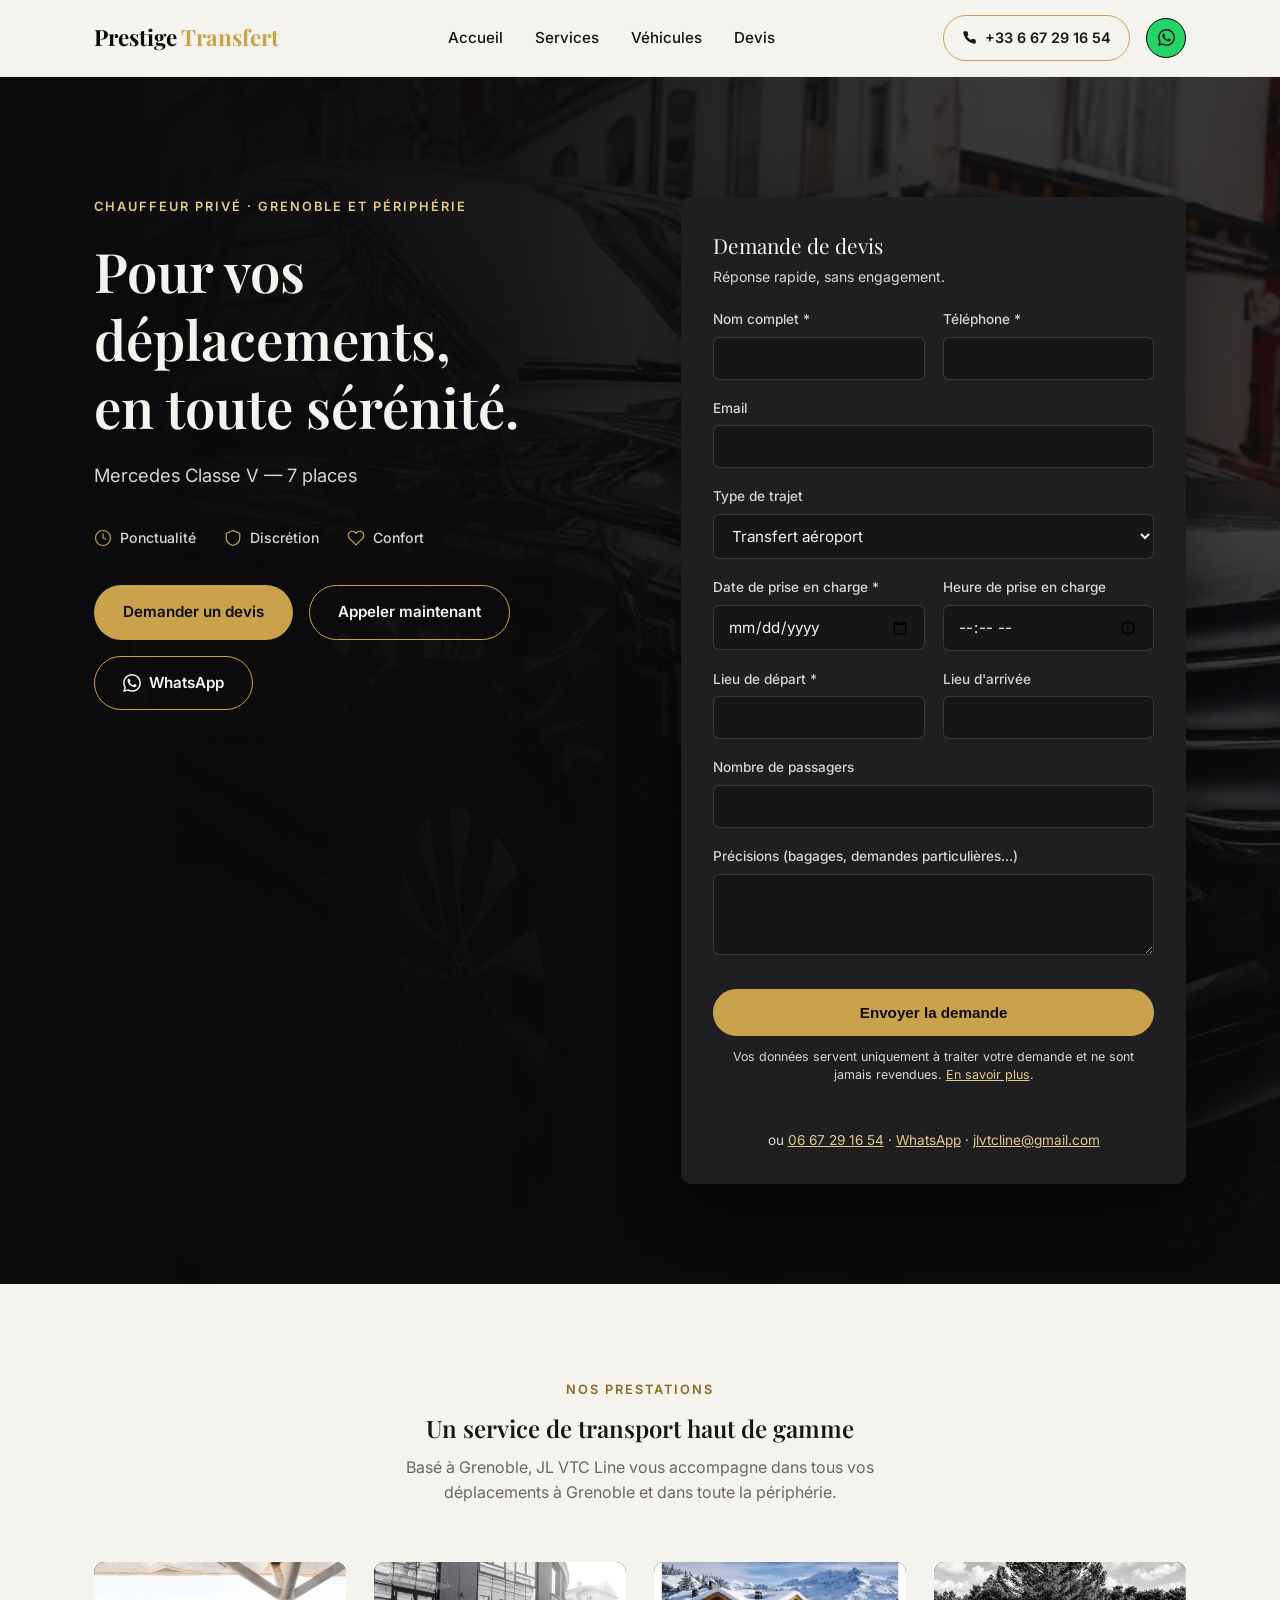
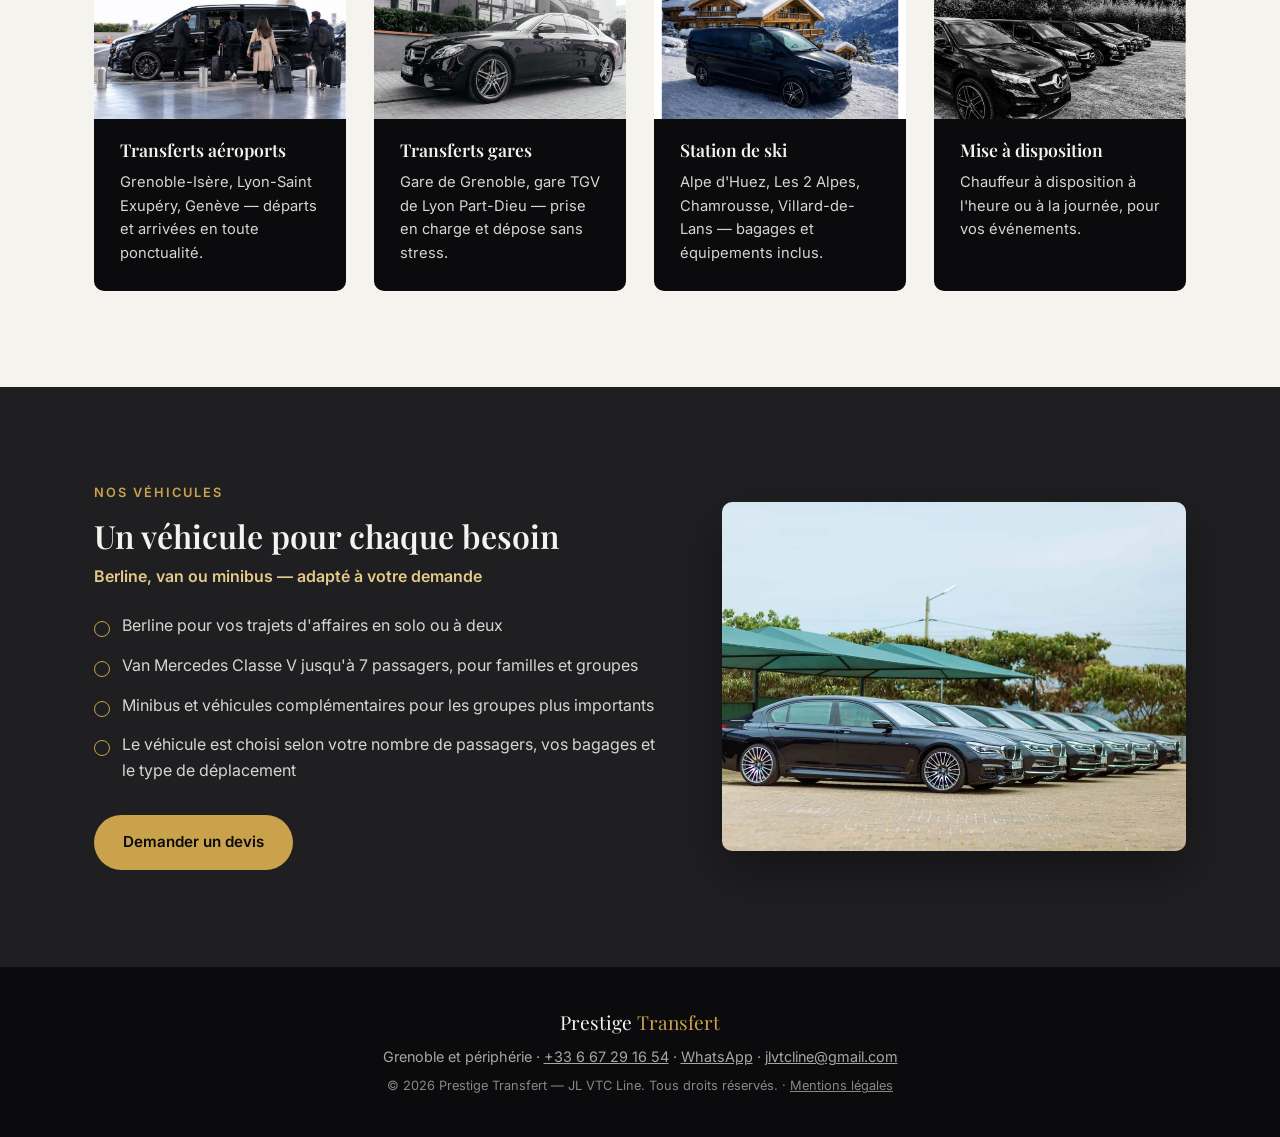
<file: index.html>
<!DOCTYPE html>
<html lang="fr">
<head>
<meta charset="UTF-8">
<meta name="viewport" content="width=device-width, initial-scale=1.0">
<title>Prestige Transfert | Chauffeur privé VTC Grenoble - Mercedes Classe V</title>
<meta name="description" content="Prestige Transfert (JL VTC Line) - Chauffeur privé haut de gamme à Grenoble et sa périphérie. Transferts aéroports, gares, stations de ski, déplacements professionnels et mise à disposition. Mercedes Classe V, 7 places.">
<link rel="icon" href="data:image/svg+xml,<svg xmlns=%22http://www.w3.org/2000/svg%22 viewBox=%220 0 100 100%22><rect width=%22100%22 height=%22100%22 fill=%22%230b0b0d%22/><text x=%2250%22 y=%2268%22 font-size=%2260%22 fill=%22%23c9a24b%22 text-anchor=%22middle%22 font-family=%22Georgia,serif%22>P</text></svg>">

<link rel="canonical" href="https://prestigetransfert.com/">

<!-- Open Graph / réseaux sociaux -->
<meta property="og:type" content="website">
<meta property="og:site_name" content="Prestige Transfert">
<meta property="og:title" content="Prestige Transfert | Chauffeur privé VTC Grenoble - Mercedes Classe V">
<meta property="og:description" content="Chauffeur privé haut de gamme à Grenoble et sa périphérie. Transferts aéroports, gares, stations de ski, déplacements professionnels et mise à disposition. Mercedes Classe V, 7 places.">
<meta property="og:image" content="https://prestigetransfert.com/img/mercedes-classe-v.jpg">
<meta property="og:url" content="https://prestigetransfert.com/">
<meta property="og:locale" content="fr_FR">
<meta name="twitter:card" content="summary_large_image">
<meta name="twitter:title" content="Prestige Transfert | Chauffeur privé VTC Grenoble">
<meta name="twitter:description" content="Chauffeur privé haut de gamme à Grenoble et sa périphérie — Mercedes Classe V, 7 places. Transferts aéroports, gares, stations de ski, déplacements professionnels.">
<meta name="twitter:image" content="https://prestigetransfert.com/img/mercedes-classe-v.jpg">

<!-- Données structurées (SEO local) -->
<script type="application/ld+json">
{
  "@context": "https://schema.org",
  "@type": "TaxiService",
  "name": "Prestige Transfert",
  "alternateName": "JL VTC Line",
  "image": "https://prestigetransfert.com/img/mercedes-classe-v.jpg",
  "url": "https://prestigetransfert.com/",
  "telephone": "+33667291654",
  "email": "jlvtcline@gmail.com",
  "priceRange": "€€€",
  "address": {
    "@type": "PostalAddress",
    "addressLocality": "Grenoble",
    "addressRegion": "Auvergne-Rhône-Alpes",
    "addressCountry": "FR"
  },
  "areaServed": {
    "@type": "City",
    "name": "Grenoble et périphérie"
  }
}
</script>
<link rel="preconnect" href="https://fonts.googleapis.com">
<link rel="preconnect" href="https://fonts.gstatic.com" crossorigin>
<link href="https://fonts.googleapis.com/css2?family=Playfair+Display:wght@500;600;700&family=Inter:wght@400;500;600&display=swap" rel="stylesheet">
<link rel="stylesheet" href="css/styles.css">
</head>
<body>

<header class="site-header" id="site-header">
  <div class="container header-inner">
    <a href="#accueil" class="logo">Prestige <span>Transfert</span></a>

    <nav class="main-nav" id="main-nav">
      <a href="#accueil">Accueil</a>
      <a href="#services">Services</a>
      <a href="#vehicule">Véhicules</a>
      <a href="#devis">Devis</a>
    </nav>

    <div class="header-actions">
      <a href="tel:+33667291654" class="btn btn-call" aria-label="Appeler Prestige Transfert au 06 67 29 16 54">
        <svg viewBox="0 0 24 24" class="icon" aria-hidden="true"><path d="M22 16.92v3a2 2 0 0 1-2.18 2 19.79 19.79 0 0 1-8.63-3.07 19.5 19.5 0 0 1-6-6 19.79 19.79 0 0 1-3.07-8.67A2 2 0 0 1 4.11 2h3a2 2 0 0 1 2 1.72c.13.96.36 1.9.7 2.81a2 2 0 0 1-.45 2.11L8.09 9.91a16 16 0 0 0 6 6l1.27-1.27a2 2 0 0 1 2.11-.45c.9.34 1.85.57 2.81.7A2 2 0 0 1 22 16.92z"/></svg>
        <span aria-hidden="true">+33 6 67 29 16 54</span>
      </a>
      <a href="https://wa.me/33667291654?text=Bonjour%2C%20je%20souhaite%20une%20demande%20de%20devis." class="btn btn-whatsapp" aria-label="Contacter Prestige Transfert sur WhatsApp" target="_blank" rel="noopener">
        <svg viewBox="0 0 24 24" class="icon" aria-hidden="true"><path d="M17.472 14.382c-.297-.149-1.758-.867-2.03-.967-.273-.099-.471-.148-.67.15-.197.297-.767.966-.94 1.164-.173.199-.347.223-.644.075-.297-.15-1.255-.463-2.39-1.475-.883-.788-1.48-1.761-1.653-2.059-.173-.297-.018-.458.13-.606.134-.133.298-.347.446-.52.149-.174.198-.298.298-.497.099-.198.05-.371-.025-.52-.075-.149-.669-1.612-.916-2.207-.242-.579-.487-.5-.669-.51-.173-.008-.371-.01-.57-.01-.198 0-.52.074-.792.372-.272.297-1.04 1.016-1.04 2.479 0 1.462 1.065 2.875 1.213 3.074.149.198 2.096 3.2 5.077 4.487.709.306 1.262.489 1.694.625.712.227 1.36.195 1.871.118.571-.085 1.758-.719 2.006-1.413.248-.694.248-1.289.173-1.413-.074-.124-.272-.198-.57-.347m-5.421 7.403h-.004a9.87 9.87 0 01-5.031-1.378l-.361-.214-3.741.982.998-3.648-.235-.374a9.86 9.86 0 01-1.51-5.26c.001-5.45 4.436-9.884 9.888-9.884 2.64 0 5.122 1.03 6.988 2.898a9.825 9.825 0 012.893 6.994c-.003 5.45-4.437 9.884-9.885 9.884m8.413-18.297A11.815 11.815 0 0012.05 0C5.495 0 .16 5.335.157 11.892c0 2.096.547 4.142 1.588 5.945L.057 24l6.305-1.654a11.882 11.882 0 005.683 1.448h.005c6.554 0 11.89-5.335 11.893-11.893a11.821 11.821 0 00-3.48-8.413Z"/></svg>
      </a>
      <button class="nav-toggle" id="nav-toggle" aria-label="Ouvrir le menu" aria-expanded="false">
        <span></span><span></span><span></span>
      </button>
    </div>
  </div>
</header>

<main>

  <section id="accueil" class="hero">
    <div class="hero-bg" aria-hidden="true">
      <img src="img/mercedes-classe-v.webp" alt="" width="1600" height="1067" loading="eager" fetchpriority="high">
    </div>
    <div class="container hero-inner">

      <div class="hero-pitch">
        <p class="hero-eyebrow">Chauffeur privé &middot; Grenoble et périphérie</p>
        <h1>Pour vos déplacements,<br>en toute sérénité.</h1>
        <p class="hero-sub">Mercedes Classe V &mdash; 7 places</p>

        <div class="trust-strip">
          <div class="trust-item">
            <svg viewBox="0 0 24 24" fill="none" stroke="currentColor" stroke-width="1.6"><circle cx="12" cy="12" r="10"/><polyline points="12 6 12 12 16 14"/></svg>
            <span>Ponctualité</span>
          </div>
          <div class="trust-item">
            <svg viewBox="0 0 24 24" fill="none" stroke="currentColor" stroke-width="1.6"><path d="M12 2 3 6v6c0 5 4 8.5 9 10 5-1.5 9-5 9-10V6l-9-4z"/></svg>
            <span>Discrétion</span>
          </div>
          <div class="trust-item">
            <svg viewBox="0 0 24 24" fill="none" stroke="currentColor" stroke-width="1.6"><path d="M20.84 4.61a5.5 5.5 0 0 0-7.78 0L12 5.67l-1.06-1.06a5.5 5.5 0 0 0-7.78 7.78l1.06 1.06L12 21.23l7.78-7.78 1.06-1.06a5.5 5.5 0 0 0 0-7.78z"/></svg>
            <span>Confort</span>
          </div>
        </div>

        <div class="hero-cta">
          <a href="#devis" class="btn btn-primary">Demander un devis</a>
          <a href="tel:+33667291654" class="btn btn-outline">Appeler maintenant</a>
          <a href="https://wa.me/33667291654?text=Bonjour%2C%20je%20souhaite%20une%20demande%20de%20devis." class="btn btn-outline" target="_blank" rel="noopener">
            <svg viewBox="0 0 24 24" class="icon" aria-hidden="true"><path d="M17.472 14.382c-.297-.149-1.758-.867-2.03-.967-.273-.099-.471-.148-.67.15-.197.297-.767.966-.94 1.164-.173.199-.347.223-.644.075-.297-.15-1.255-.463-2.39-1.475-.883-.788-1.48-1.761-1.653-2.059-.173-.297-.018-.458.13-.606.134-.133.298-.347.446-.52.149-.174.198-.298.298-.497.099-.198.05-.371-.025-.52-.075-.149-.669-1.612-.916-2.207-.242-.579-.487-.5-.669-.51-.173-.008-.371-.01-.57-.01-.198 0-.52.074-.792.372-.272.297-1.04 1.016-1.04 2.479 0 1.462 1.065 2.875 1.213 3.074.149.198 2.096 3.2 5.077 4.487.709.306 1.262.489 1.694.625.712.227 1.36.195 1.871.118.571-.085 1.758-.719 2.006-1.413.248-.694.248-1.289.173-1.413-.074-.124-.272-.198-.57-.347m-5.421 7.403h-.004a9.87 9.87 0 01-5.031-1.378l-.361-.214-3.741.982.998-3.648-.235-.374a9.86 9.86 0 01-1.51-5.26c.001-5.45 4.436-9.884 9.888-9.884 2.64 0 5.122 1.03 6.988 2.898a9.825 9.825 0 012.893 6.994c-.003 5.45-4.437 9.884-9.885 9.884m8.413-18.297A11.815 11.815 0 0012.05 0C5.495 0 .16 5.335.157 11.892c0 2.096.547 4.142 1.588 5.945L.057 24l6.305-1.654a11.882 11.882 0 005.683 1.448h.005c6.554 0 11.89-5.335 11.893-11.893a11.821 11.821 0 00-3.48-8.413Z"/></svg>
            WhatsApp
          </a>
        </div>
      </div>

      <div class="hero-form-wrap" id="devis">
        <form class="contact-form" id="contact-form" action="https://api.web3forms.com/submit" method="POST">
          <p class="hero-form-title">Demande de devis</p>
          <p class="hero-form-sub">Réponse rapide, sans engagement.</p>

          <input type="hidden" name="access_key" value="0dd5bd97-ad96-4f41-aa8c-7b8bf987c663">
          <input type="hidden" name="subject" value="Nouvelle demande de devis - Prestige Transfert">
          <input type="hidden" name="from_name" value="Site Prestige Transfert">
          <input type="checkbox" name="botcheck" style="display:none" tabindex="-1" autocomplete="off">

          <div class="form-row">
            <div class="form-group">
              <label for="nom">Nom complet *</label>
              <input type="text" id="nom" name="Nom" required autocomplete="name">
            </div>
            <div class="form-group">
              <label for="telephone">Téléphone *</label>
              <input type="tel" id="telephone" name="Téléphone" required autocomplete="tel">
            </div>
          </div>

          <div class="form-group">
            <label for="email">Email</label>
            <input type="email" id="email" name="Email" autocomplete="email">
          </div>

          <div class="form-group">
            <label for="type-trajet">Type de trajet</label>
            <select id="type-trajet" name="Type de trajet">
              <option value="Transfert aéroport">Transfert aéroport</option>
              <option value="Transfert gare">Transfert gare</option>
              <option value="Station de ski">Station de ski</option>
              <option value="Déplacement professionnel">Déplacement professionnel</option>
              <option value="Mise à disposition">Mise à disposition</option>
              <option value="Autre">Autre</option>
            </select>
          </div>

          <div class="form-row">
            <div class="form-group">
              <label for="date">Date de prise en charge *</label>
              <input type="date" id="date" name="Date de prise en charge" required>
            </div>
            <div class="form-group">
              <label for="heure">Heure de prise en charge</label>
              <input type="time" id="heure" name="Heure de prise en charge">
            </div>
          </div>

          <div class="form-row">
            <div class="form-group">
              <label for="depart">Lieu de départ *</label>
              <input type="text" id="depart" name="Lieu de départ" required>
            </div>
            <div class="form-group">
              <label for="arrivee">Lieu d'arrivée</label>
              <input type="text" id="arrivee" name="Lieu d'arrivée">
            </div>
          </div>

          <div class="form-group">
            <label for="passagers">Nombre de passagers</label>
            <input type="number" id="passagers" name="Nombre de passagers" min="1" max="7">
          </div>

          <div class="form-group">
            <label for="message">Précisions (bagages, demandes particulières...)</label>
            <textarea id="message" name="Message" rows="3"></textarea>
          </div>

          <button type="submit" class="btn btn-primary btn-submit">Envoyer la demande</button>

          <p class="form-legal">Vos données servent uniquement à traiter votre demande et ne sont jamais
            revendues. <a href="mentions-legales.html">En savoir plus</a>.</p>

          <p class="form-status" id="form-status" role="status" aria-live="polite"></p>

          <p class="hero-form-alt">
            ou <a href="tel:+33667291654">06 67 29 16 54</a> &middot; <a href="https://wa.me/33667291654?text=Bonjour%2C%20je%20souhaite%20une%20demande%20de%20devis." target="_blank" rel="noopener">WhatsApp</a> &middot; <a href="mailto:jlvtcline@gmail.com">jlvtcline@gmail.com</a>
          </p>
        </form>
      </div>

    </div>
  </section>

  <section id="services" class="services">
    <div class="container">
      <p class="section-eyebrow">Nos prestations</p>
      <h2>Un service de transport haut de gamme</h2>
      <p class="section-sub">Basé à Grenoble, JL VTC Line vous accompagne dans tous vos déplacements à Grenoble et dans toute la périphérie.</p>

      <div class="services-grid">

        <div class="service-card service-card-photo">
          <div class="service-card-img">
            <img src="img/transfert-aeroport.webp" alt="Van de transport privé sous l'auvent moderne d'un terminal d'aéroport" width="800" height="500" loading="lazy">
          </div>
          <h3>Transferts aéroports</h3>
          <p>Grenoble-Isère, Lyon-Saint Exupéry, Genève &mdash; départs et arrivées en toute ponctualité.</p>
        </div>

        <div class="service-card service-card-photo">
          <div class="service-card-img">
            <img src="img/transfert-gare.webp" alt="Berline de prestige garée devant un bâtiment, prête pour une prise en charge" width="800" height="500" loading="lazy">
          </div>
          <h3>Transferts gares</h3>
          <p>Gare de Grenoble, gare TGV de Lyon Part-Dieu &mdash; prise en charge et dépose sans stress.</p>
        </div>

        <div class="service-card service-card-photo">
          <div class="service-card-img">
            <img src="img/station-de-ski.webp" alt="Véhicule sur une route de montagne enneigée en direction d'une station de ski" width="800" height="500" loading="lazy">
          </div>
          <h3>Station de ski</h3>
          <p>Alpe d'Huez, Les 2 Alpes, Chamrousse, Villard-de-Lans &mdash; bagages et équipements inclus.</p>
        </div>

        <div class="service-card service-card-photo">
          <div class="service-card-img">
            <img src="img/mise-a-disposition.webp" alt="Van de prestige stationné devant un bâtiment moderne pour une mise à disposition" width="800" height="500" loading="lazy">
          </div>
          <h3>Mise à disposition</h3>
          <p>Chauffeur à disposition à l'heure ou à la journée, pour vos événements.</p>
        </div>

      </div>
    </div>
  </section>

  <section id="vehicule" class="vehicle">
    <div class="container vehicle-inner">
      <div class="vehicle-text">
        <p class="section-eyebrow">Nos véhicules</p>
        <h2>Un véhicule pour chaque besoin</h2>
        <p class="vehicle-tag">Berline, van ou minibus &mdash; adapté à votre demande</p>
        <ul class="vehicle-features">
          <li>Berline pour vos trajets d'affaires en solo ou à deux</li>
          <li>Van Mercedes Classe V jusqu'à 7 passagers, pour familles et groupes</li>
          <li>Minibus et véhicules complémentaires pour les groupes plus importants</li>
          <li>Le véhicule est choisi selon votre nombre de passagers, vos bagages et le type de déplacement</li>
        </ul>
        <a href="#devis" class="btn btn-primary">Demander un devis</a>
      </div>
      <div class="vehicle-visual">
        <img src="img/flotte-vehicules.webp" alt="Plusieurs véhicules haut de gamme type chauffeur privé, alignés" width="900" height="675" loading="lazy">
      </div>
    </div>
  </section>

</main>

<footer class="site-footer">
  <div class="container footer-inner">
    <p class="footer-logo">Prestige <span>Transfert</span></p>
    <p class="footer-contact">Grenoble et périphérie &middot; <a href="tel:+33667291654">+33 6 67 29 16 54</a> &middot; <a href="https://wa.me/33667291654?text=Bonjour%2C%20je%20souhaite%20une%20demande%20de%20devis." target="_blank" rel="noopener">WhatsApp</a> &middot; <a href="mailto:jlvtcline@gmail.com">jlvtcline@gmail.com</a></p>
    <p class="footer-copy">&copy; <span id="year"></span> Prestige Transfert &mdash; JL VTC Line. Tous droits réservés. &middot; <a href="mentions-legales.html">Mentions légales</a></p>
  </div>
</footer>

<script src="js/main.js"></script>
</body>
</html>
</file>
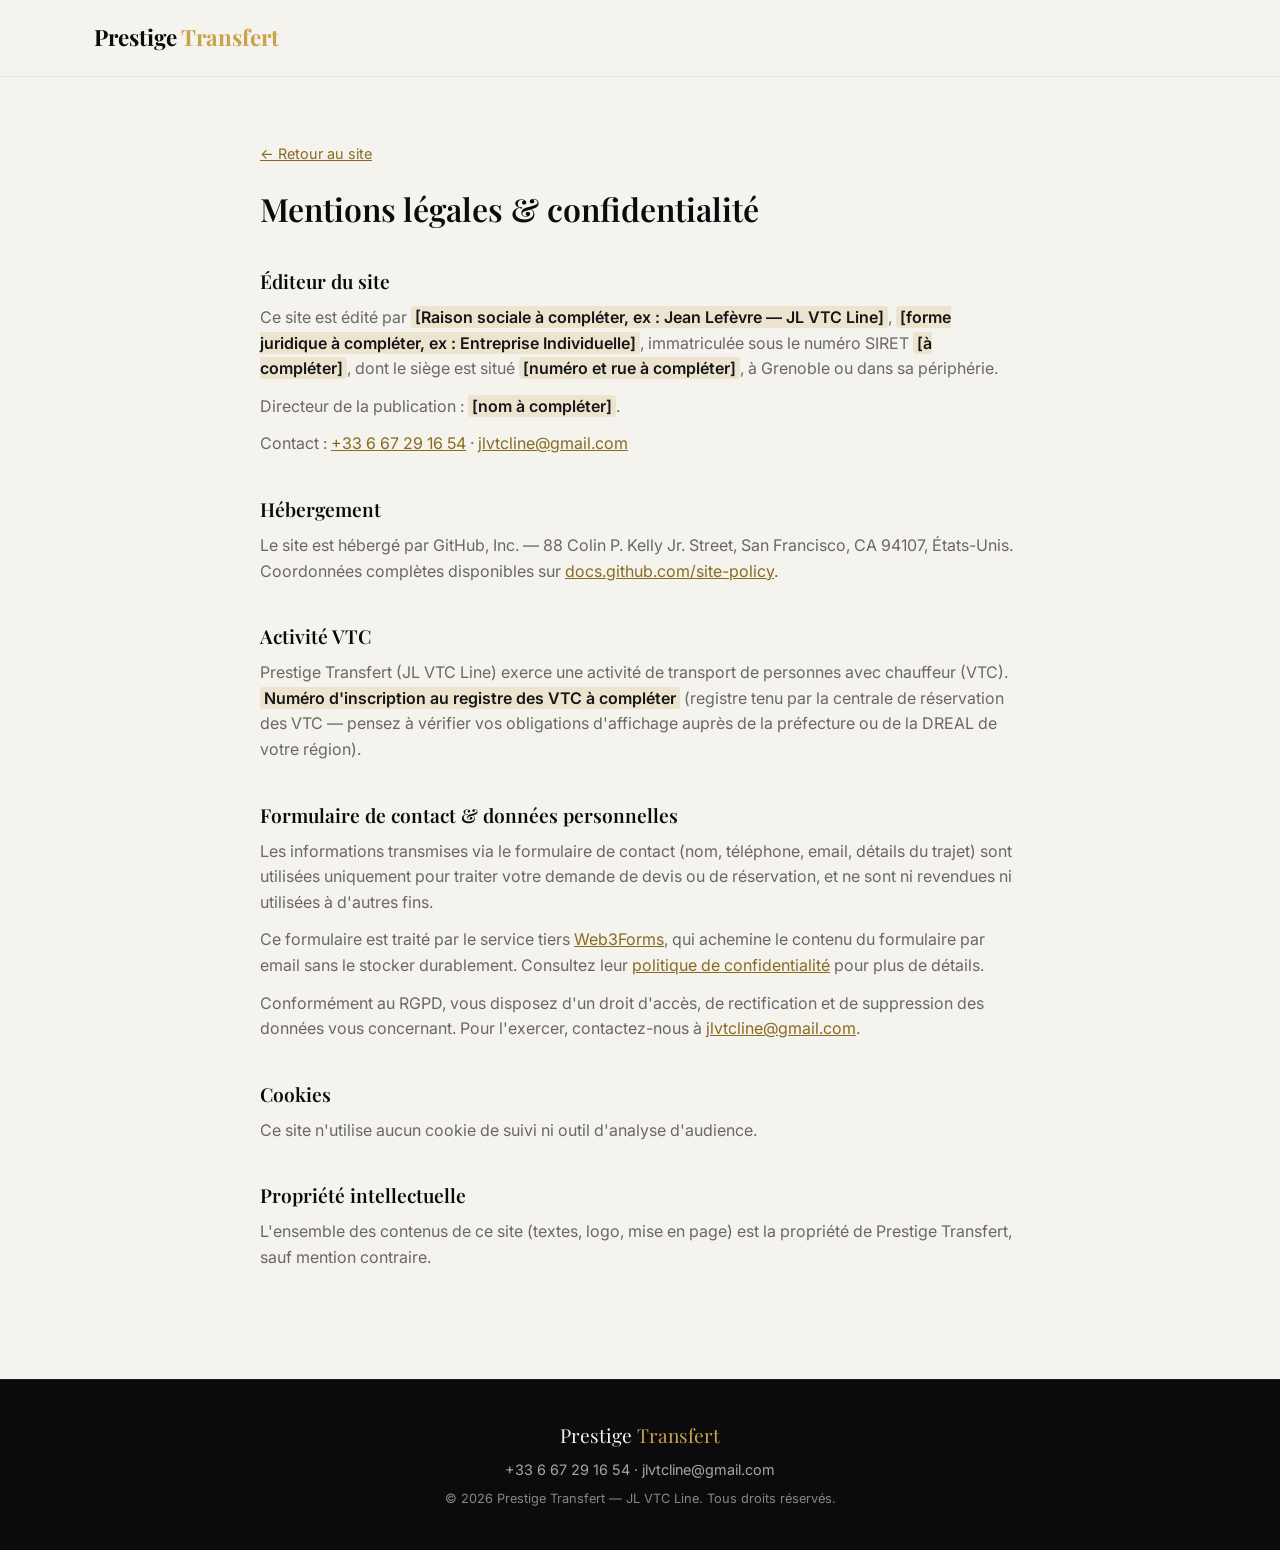
<file: mentions-legales.html>
<!DOCTYPE html>
<html lang="fr">
<head>
<meta charset="UTF-8">
<meta name="viewport" content="width=device-width, initial-scale=1.0">
<title>Mentions légales & confidentialité | Prestige Transfert</title>
<meta name="description" content="Mentions légales et politique de confidentialité du site Prestige Transfert (JL VTC Line).">
<meta name="robots" content="noindex, follow">
<link rel="canonical" href="https://prestigetransfert.com/mentions-legales.html">
<link rel="icon" href="data:image/svg+xml,<svg xmlns=%22http://www.w3.org/2000/svg%22 viewBox=%220 0 100 100%22><rect width=%22100%22 height=%22100%22 fill=%22%230b0b0d%22/><text x=%2250%22 y=%2268%22 font-size=%2260%22 fill=%22%23c9a24b%22 text-anchor=%22middle%22 font-family=%22Georgia,serif%22>P</text></svg>">
<link rel="preconnect" href="https://fonts.googleapis.com">
<link rel="preconnect" href="https://fonts.gstatic.com" crossorigin>
<link href="https://fonts.googleapis.com/css2?family=Playfair+Display:wght@500;600;700&family=Inter:wght@400;500;600&display=swap" rel="stylesheet">
<link rel="stylesheet" href="css/styles.css">
<style>
  .legal { padding: 64px 0 96px; max-width: 760px; margin: 0 auto; }
  .legal h1 { color: var(--dark); font-size: 2rem; margin-bottom: 32px; }
  .legal h2 { color: var(--dark); font-size: 1.2rem; margin: 40px 0 12px; }
  .legal p, .legal li { color: var(--gray-dark); margin-bottom: 12px; }
  .legal ul { padding-left: 20px; }
  .legal a { color: var(--gold-dark); text-decoration: underline; }
  .legal mark { background: rgba(201, 162, 75, 0.18); color: var(--dark-2); padding: 1px 4px; border-radius: 3px; font-weight: 600; }
  .back-link { display: inline-block; margin-bottom: 24px; font-size: 0.9rem; color: var(--gold-dark); }
</style>
</head>
<body>

<header class="site-header">
  <div class="container header-inner">
    <a href="index.html#accueil" class="logo">Prestige <span>Transfert</span></a>
  </div>
</header>

<main>
  <div class="container legal">
    <a href="index.html" class="back-link">&larr; Retour au site</a>
    <h1>Mentions légales &amp; confidentialité</h1>

    <h2>Éditeur du site</h2>
    <p>
      Ce site est édité par <mark>[Raison sociale à compléter, ex : Jean Lefèvre — JL VTC Line]</mark>,
      <mark>[forme juridique à compléter, ex : Entreprise Individuelle]</mark>,
      immatriculée sous le numéro SIRET <mark>[à compléter]</mark>,
      dont le siège est situé <mark>[numéro et rue à compléter]</mark>, à Grenoble ou dans sa périphérie.
    </p>
    <p>Directeur de la publication : <mark>[nom à compléter]</mark>.</p>
    <p>Contact : <a href="tel:+33667291654">+33 6 67 29 16 54</a> &middot; <a href="mailto:jlvtcline@gmail.com">jlvtcline@gmail.com</a></p>

    <h2>Hébergement</h2>
    <p>
      Le site est hébergé par GitHub, Inc. &mdash; 88 Colin P. Kelly Jr. Street, San Francisco, CA 94107, États-Unis.
      Coordonnées complètes disponibles sur
      <a href="https://docs.github.com/fr/site-policy/github-terms/github-terms-of-service" target="_blank" rel="noopener">docs.github.com/site-policy</a>.
    </p>

    <h2>Activité VTC</h2>
    <p>
      Prestige Transfert (JL VTC Line) exerce une activité de transport de personnes avec chauffeur (VTC).
      <mark>Numéro d'inscription au registre des VTC à compléter</mark> (registre tenu par la centrale de réservation des VTC — pensez à vérifier vos obligations d'affichage auprès de la préfecture ou de la DREAL de votre région).
    </p>

    <h2>Formulaire de contact &amp; données personnelles</h2>
    <p>
      Les informations transmises via le formulaire de contact (nom, téléphone, email, détails du trajet) sont utilisées uniquement pour traiter votre demande de devis ou de réservation, et ne sont ni revendues ni utilisées à d'autres fins.
    </p>
    <p>
      Ce formulaire est traité par le service tiers <a href="https://web3forms.com" target="_blank" rel="noopener">Web3Forms</a>, qui achemine le contenu du formulaire par email sans le stocker durablement. Consultez leur
      <a href="https://web3forms.com/privacy" target="_blank" rel="noopener">politique de confidentialité</a> pour plus de détails.
    </p>
    <p>
      Conformément au RGPD, vous disposez d'un droit d'accès, de rectification et de suppression des données vous concernant.
      Pour l'exercer, contactez-nous à <a href="mailto:jlvtcline@gmail.com">jlvtcline@gmail.com</a>.
    </p>

    <h2>Cookies</h2>
    <p>Ce site n'utilise aucun cookie de suivi ni outil d'analyse d'audience.</p>

    <h2>Propriété intellectuelle</h2>
    <p>L'ensemble des contenus de ce site (textes, logo, mise en page) est la propriété de Prestige Transfert, sauf mention contraire.</p>
  </div>
</main>

<footer class="site-footer">
  <div class="container footer-inner">
    <p class="footer-logo">Prestige <span>Transfert</span></p>
    <p class="footer-contact">+33 6 67 29 16 54 &middot; jlvtcline@gmail.com</p>
    <p class="footer-copy">&copy; <span id="year"></span> Prestige Transfert &mdash; JL VTC Line. Tous droits réservés.</p>
  </div>
</footer>

<script>document.getElementById('year').textContent = new Date().getFullYear();</script>
</body>
</html>
</file>
<file: css/styles.css>
/* ==========================================================================
   Prestige Transfert — Feuille de style
   Palette : noir premium + or, cohérente avec la carte de visite du chauffeur
   ========================================================================== */

:root {
  --dark: #0b0b0d;
  --dark-2: #161618;
  --dark-3: #1f1f22;
  --gold: #c9a24b;
  --gold-light: #e4c988;
  --gold-dark: #8a6a1f;      /* or lisible sur fond clair (4,6:1) */
  --white: #f5f3ee;
  --gray: #a9a6a0;           /* réservé aux fonds sombres */
  --gray-dark: #6b6862;      /* gris lisible sur fond clair (5,0:1) */
  --gray-light: #d8d5cf;

  --font-heading: 'Playfair Display', Georgia, serif;
  --font-body: 'Inter', -apple-system, BlinkMacSystemFont, sans-serif;

  --max-width: 1140px;
  --radius: 10px;
}

* { box-sizing: border-box; margin: 0; padding: 0; }

html { scroll-behavior: smooth; scroll-padding-top: 92px; }

body {
  font-family: var(--font-body);
  background: var(--white);
  color: var(--dark-2);
  line-height: 1.6;
  -webkit-font-smoothing: antialiased;
}

.container {
  max-width: var(--max-width);
  margin: 0 auto;
  padding: 0 24px;
}

h1, h2, h3, h4 {
  font-family: var(--font-heading);
  font-weight: 600;
  line-height: 1.25;
}

a { color: inherit; text-decoration: none; }

img, svg { display: block; max-width: 100%; }

.icon { width: 18px; height: 18px; fill: currentColor; }

/* ---- Buttons ---- */
.btn {
  display: inline-flex;
  align-items: center;
  gap: 8px;
  padding: 14px 28px;
  border-radius: 999px;
  font-weight: 600;
  font-size: 0.95rem;
  border: 1.5px solid transparent;
  cursor: pointer;
  transition: all 0.2s ease;
  white-space: nowrap;
}

.btn-primary {
  background: var(--gold);
  color: var(--dark);
}
.btn-primary:hover { background: var(--gold-light); }

.btn-outline {
  border-color: var(--gold);
  color: var(--white);
}
.btn-outline:hover { background: rgba(201, 162, 75, 0.12); }

.btn-call {
  background: transparent;
  border-color: var(--gold);
  color: var(--dark-2);
  padding: 10px 18px;
  font-size: 0.9rem;
}
.btn-call:hover { background: var(--gold); color: var(--dark); }
.btn-call .icon { width: 15px; height: 15px; fill: currentColor; }

.btn-whatsapp {
  background: #25D366;
  border-color: black;
  color: var(--dark-2);
  width: 40px;
  height: 40px;
  padding: 0;
  border-radius: 50%;
  justify-content: center;
}
.btn-whatsapp:hover { background: var(--gold); color: var(--dark); }
.btn-whatsapp .icon { width: 17px; height: 17px; fill: currentColor; }

/* ---- Header ---- */
.site-header {
  position: sticky;
  top: 0;
  z-index: 100;
  background: rgba(245, 243, 238, 0.92);
  backdrop-filter: blur(8px);
  border-bottom: 1px solid rgba(0,0,0,0.06);
}

.header-inner {
  display: flex;
  align-items: center;
  justify-content: space-between;
  height: 76px;
  gap: 24px;
}

.logo {
  font-family: var(--font-heading);
  font-size: 1.4rem;
  font-weight: 700;
  color: var(--dark);
  white-space: nowrap;
}
.logo span { color: var(--gold); }

.main-nav {
  display: flex;
  gap: 32px;
  flex: 1;
  justify-content: center;
}
.main-nav a {
  font-size: 0.95rem;
  font-weight: 500;
  color: var(--dark-2);
  position: relative;
  padding: 4px 0;
}
.main-nav a:hover { color: var(--gold-dark); }

.header-actions {
  display: flex;
  align-items: center;
  gap: 16px;
}

.nav-toggle {
  display: none;
  flex-direction: column;
  justify-content: center;
  gap: 5px;
  width: 32px;
  height: 32px;
  background: none;
  border: none;
  cursor: pointer;
  padding: 0;
}
.nav-toggle span {
  display: block;
  height: 2px;
  width: 100%;
  background: var(--dark);
  border-radius: 2px;
  transition: all 0.2s ease;
}

/* ---- Hero ---- */
.hero {
  position: relative;
  background: radial-gradient(ellipse at top right, var(--dark-3), var(--dark) 70%);
  color: var(--white);
  padding: 120px 0 100px;
  overflow: hidden;
}

.hero-bg {
  position: absolute;
  inset: 0;
  pointer-events: none;
}
.hero-bg::after {
  content: "";
  position: absolute;
  inset: 0;
  background:
    linear-gradient(to right, var(--dark) 5%, rgba(11, 11, 13, 0.88) 40%, rgba(11, 11, 13, 0.55) 75%),
    linear-gradient(to top, var(--dark) 0%, rgba(11, 11, 13, 0.2) 35%);
}
.hero-bg img {
  width: 100%;
  height: 100%;
  object-fit: cover;
  object-position: center 65%;
  opacity: 0.55;
}

.hero-inner {
  position: relative;
  z-index: 1;
  display: grid;
  grid-template-columns: 1fr 0.95fr;
  gap: 56px;
  align-items: start;
}

.hero-pitch { max-width: 560px; }

.trust-strip {
  display: flex;
  flex-wrap: wrap;
  gap: 18px 28px;
  margin: 28px 0 36px;
}
.trust-item {
  display: flex;
  align-items: center;
  gap: 8px;
  color: var(--gray-light);
  font-size: 0.88rem;
  font-weight: 500;
}
.trust-item svg { width: 18px; height: 18px; color: var(--gold); flex-shrink: 0; }

.hero-form-title { font-family: var(--font-heading); font-size: 1.3rem; color: var(--white); margin-bottom: 4px; }
.hero-form-sub { color: var(--gray-light); font-size: 0.88rem; margin-bottom: 20px; }
.hero-form-alt { text-align: center; margin-top: 14px; font-size: 0.85rem; color: var(--gray-light); }
.hero-form-alt a { color: var(--gold-light); text-decoration: underline; }

.hero-eyebrow {
  color: var(--gold-light);
  text-transform: uppercase;
  letter-spacing: 2px;
  font-size: 0.8rem;
  font-weight: 600;
  margin-bottom: 20px;
}

.hero h1 {
  font-size: clamp(2.2rem, 5vw, 3.4rem);
  color: var(--white);
  margin-bottom: 20px;
}

.hero-sub {
  font-size: 1.15rem;
  color: var(--gray-light);
  margin-bottom: 36px;
}

.hero-cta { display: flex; flex-wrap: wrap; gap: 16px; }

/* ---- Sections ---- */
section { padding: 96px 0; }

.section-eyebrow {
  text-transform: uppercase;
  letter-spacing: 2px;
  font-size: 0.8rem;
  font-weight: 600;
  color: var(--gold);
  margin-bottom: 12px;
}

.section-sub { color: var(--gray-dark); margin-top: 12px; max-width: 560px; }

.services { background: var(--white); text-align: center; }
.services .section-eyebrow { color: var(--gold-dark); }
.services .section-eyebrow, .services h2, .services .section-sub { margin-left: auto; margin-right: auto; }
.services h2 { max-width: 640px; margin: 0 auto; }

.services-grid {
  display: grid;
  grid-template-columns: repeat(auto-fit, minmax(220px, 1fr));
  gap: 28px;
  margin-top: 56px;
  text-align: left;
}

.service-card {
  background: var(--dark);
  border-radius: var(--radius);
  padding: 32px 26px;
  color: var(--white);
  transition: transform 0.2s ease;
}
.service-card:hover { transform: translateY(-4px); }

.service-card h3 { font-size: 1.1rem; margin-bottom: 10px; color: var(--white); }
.service-card p { color: var(--gray-light); font-size: 0.92rem; }

.service-card-photo { padding: 0 0 26px; overflow: hidden; }
.service-card-photo h3, .service-card-photo p { padding: 0 26px; }
.service-card-img { aspect-ratio: 16 / 10; overflow: hidden; margin-bottom: 20px; }
.service-card-img img {
  width: 100%;
  height: 100%;
  object-fit: cover;
  transition: transform 0.35s ease;
}
.service-card-photo:hover .service-card-img img { transform: scale(1.06); }

/* ---- Vehicle ---- */
.vehicle { background: var(--dark-3); color: var(--white); }
.vehicle-inner {
  display: grid;
  grid-template-columns: 1.1fr 0.9fr;
  gap: 60px;
  align-items: center;
}
.vehicle h2 { color: var(--white); font-size: 2rem; margin-bottom: 8px; }
.vehicle-tag { color: var(--gold-light); font-weight: 600; margin-bottom: 24px; }
.vehicle-features { list-style: none; margin-bottom: 32px; }
.vehicle-features li {
  padding-left: 28px;
  position: relative;
  margin-bottom: 14px;
  color: var(--gray-light);
}
.vehicle-features li::before {
  content: "";
  position: absolute;
  left: 0;
  top: 8px;
  width: 14px;
  height: 14px;
  border: 1.5px solid var(--gold);
  border-radius: 50%;
}
.vehicle-visual {
  border-radius: var(--radius);
  overflow: hidden;
  box-shadow: 0 20px 50px rgba(0, 0, 0, 0.35);
  aspect-ratio: 4 / 3;
}
.vehicle-visual img {
  width: 100%;
  height: 100%;
  object-fit: cover;
}

.contact-form {
  background: var(--dark-3);
  border-radius: var(--radius);
  padding: 32px;
  box-shadow: 0 24px 60px rgba(0, 0, 0, 0.45);
}

.form-row {
  display: grid;
  grid-template-columns: 1fr 1fr;
  gap: 18px;
}

.form-group { margin-bottom: 18px; }

label {
  display: block;
  font-size: 0.85rem;
  font-weight: 500;
  color: var(--gray-light);
  margin-bottom: 6px;
}

input, select, textarea {
  width: 100%;
  padding: 11px 14px;
  border-radius: 6px;
  border: 1px solid rgba(255,255,255,0.15);
  background: var(--dark-2);
  color: var(--white);
  font-family: var(--font-body);
  font-size: 0.95rem;
}
input:focus, select:focus, textarea:focus {
  outline: none;
  border-color: var(--gold);
}
textarea { resize: vertical; }

.btn-submit { width: 100%; justify-content: center; margin-top: 8px; }

.form-legal {
  margin-top: 12px;
  font-size: 0.78rem;
  line-height: 1.5;
  color: var(--gray-light);
  text-align: center;
}
.form-legal a { color: var(--gold-light); text-decoration: underline; }

.form-status {
  margin-top: 14px;
  font-size: 0.9rem;
  min-height: 1.2em;
}
.form-status.success { color: #7bc98f; }
.form-status.error { color: #e08585; }

/* ---- Footer ---- */
.site-footer {
  background: var(--dark);
  color: var(--gray);
  padding: 40px 0;
  border-top: 1px solid rgba(255,255,255,0.08);
  text-align: center;
}
.footer-logo {
  font-family: var(--font-heading);
  font-size: 1.2rem;
  color: var(--white);
  margin-bottom: 8px;
}
.footer-logo span { color: var(--gold); }
.footer-contact { margin-bottom: 8px; font-size: 0.9rem; }
.footer-contact a { text-decoration: underline; }
.footer-contact a:hover { color: var(--gold); }
.footer-copy { font-size: 0.8rem; color: #8a8781; }
.footer-copy a { text-decoration: underline; }
.footer-copy a:hover { color: var(--gold); }

/* ==========================================================================
   Responsive
   ========================================================================== */
@media (max-width: 900px) {
  .vehicle-inner { grid-template-columns: 1fr; }
  .vehicle-visual { order: -1; max-width: 480px; width: 100%; margin: 0 auto; aspect-ratio: 4 / 3; }
  .hero-inner { grid-template-columns: 1fr; gap: 40px; }
  .hero-pitch { max-width: 100%; }
}

@media (max-width: 768px) {
  .main-nav {
    position: fixed;
    top: 76px;
    left: 0;
    right: 0;
    background: var(--white);
    flex-direction: column;
    align-items: center;
    padding: 24px 0;
    gap: 20px;
    transform: translateY(-150%);
    opacity: 0;
    visibility: hidden;
    transition: all 0.25s ease;
    border-bottom: 1px solid rgba(0,0,0,0.08);
  }
  .main-nav.open { transform: translateY(0); opacity: 1; visibility: visible; }

  .header-actions .btn-call span { display: none; }
  .header-actions .btn-call { padding: 10px; border-radius: 50%; }

  .nav-toggle { display: flex; }

  .form-row { grid-template-columns: 1fr; }

  section { padding: 64px 0; }
  .hero { padding: 100px 0 72px; }
  .hero-pitch { text-align: center; margin: 0 auto; }
  .trust-strip { justify-content: center; }
  .hero-cta { justify-content: center; }
}
</file>
